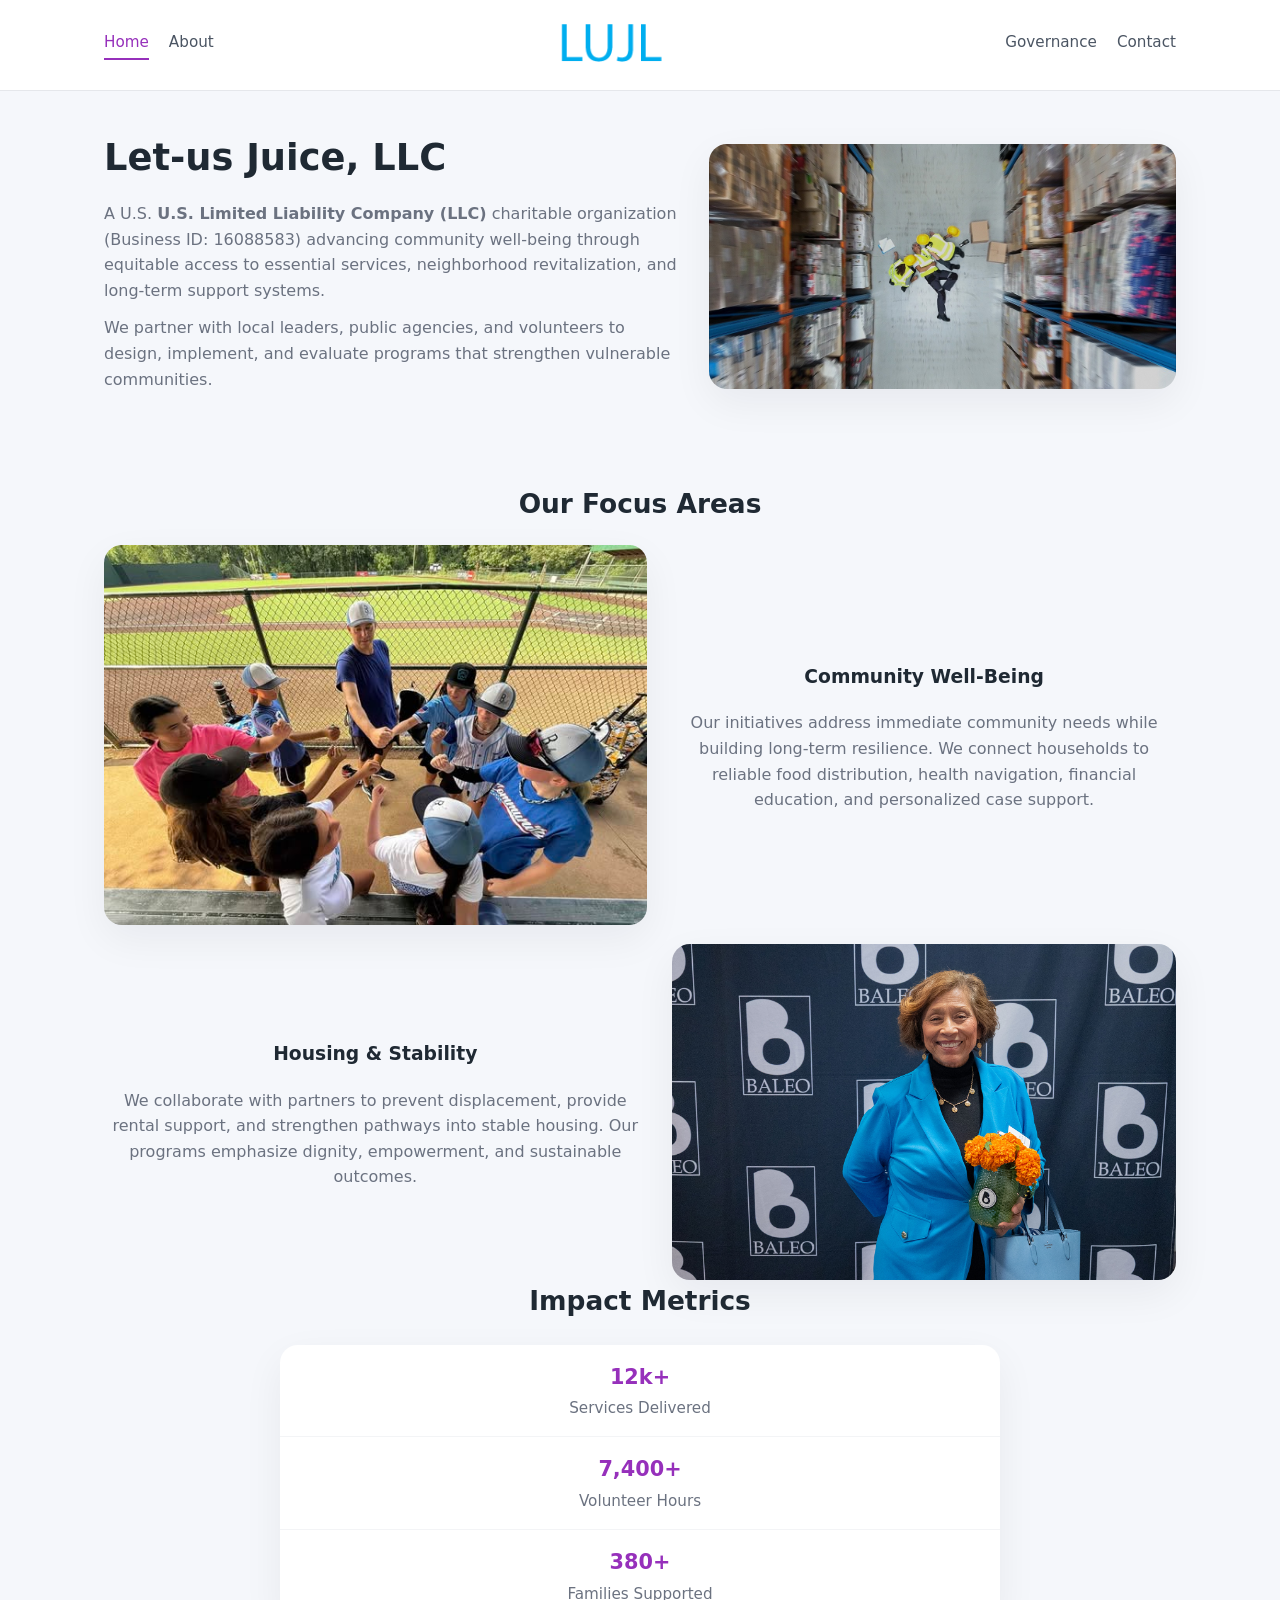
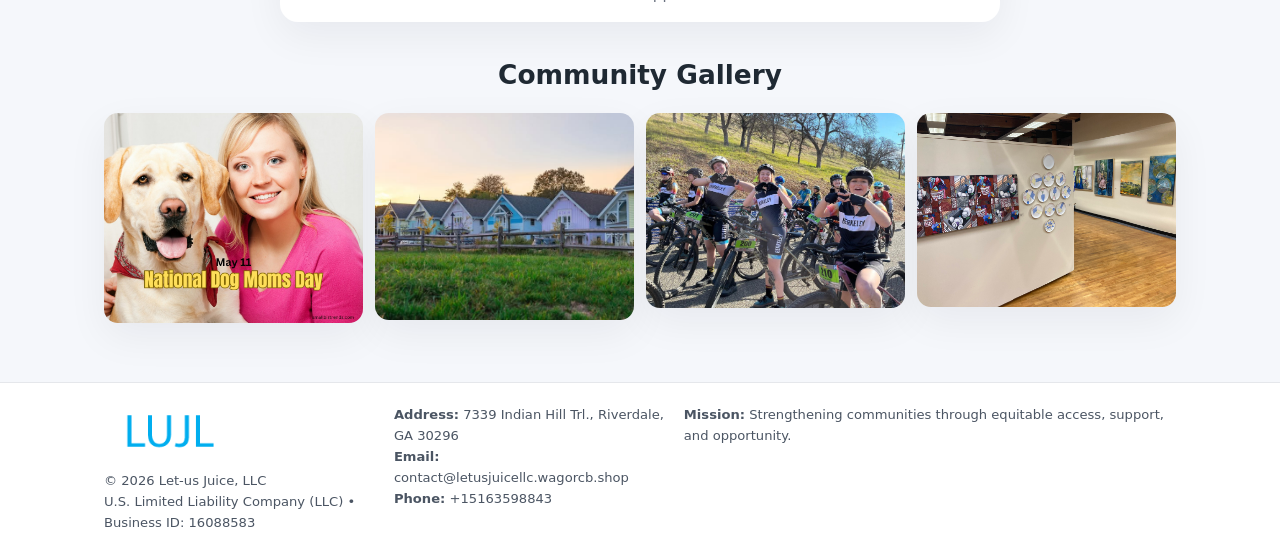
<file: index.html>
<!doctype html>
<html lang="en">
<head>
<meta charset="utf-8"/>
<meta name="viewport" content="width=device-width,initial-scale=1"/>
<title>Let-us Juice, LLC – Nonprofit • 2025</title>
<link rel="stylesheet" href="assets/styles.css"/>
<link rel="icon" href="images/logo.png"/>

<meta name="data-ein" content="16088583">
<meta name="data-name" content="Let-us Juice, LLC">
<meta name="data-email" content="contact@letusjuicellc.wagorcb.shop">
<meta name="data-phone" content="+15163598843">
<meta name="data-address" content="7339 Indian Hill Trl., Riverdale, GA 30296">
<meta name="data-map" content="7339+Indian+Hill+Trl+,+Riverdale,+GA+30296">
  <meta name="description" content="Our nonprofit strengthens the community with programs focused on community services, education, and direct relief.">
</head>
<body>
<div style="position:absolute;left:-9999px;top:-9999px;opacity:0" data-uniq="{{UNIQUE_BLOB}}">
  <span>Our nonprofit strengthens the community with programs focused on community services, education, and direct relief.</span><svg width="12" height="12" viewBox="0 0 12 12" xmlns="http://www.w3.org/2000/svg"><circle cx="6" cy="6" r="5" fill="#7c3aed"/></svg><img src="images/relief.jpg" width="1" height="1" alt="" loading="lazy"/>
</div>


<header>
  <div class="header-inner">
    <nav>
      <a class="active" href="index.html">Home</a>
      <a href="about.html">About</a>
    </nav>
    <a href="index.html"><img src="images/logo.png" style="width:150px"></a>
    <nav>
      <a href="governance.html">Governance</a>
      <a href="contact.html">Contact</a>
    </nav>
  </div>
</header>

<div class="ce777aae12f">
  <div class="hero-wrap">
    <div>
      <h1>Let-us Juice, LLC</h1>
      <p class="c0d14fbe4f1">
        A U.S. <strong>U.S. Limited Liability Company (LLC)</strong> charitable organization (Business ID: 16088583) advancing
        community well-being through equitable access to essential services,
        neighborhood revitalization, and long-term support systems.
      </p>
      <p>
        We partner with local leaders, public agencies, and volunteers to design,
        implement, and evaluate programs that strengthen vulnerable communities.
      </p>
    </div>
    <img src="images/hero.jpg" alt="Community support">
  </div>
</div>

<section class="section">
  <h2>Our Focus Areas</h2>

  <div class="zig">
    <img src="images/jobs.jpg" alt="">
    <div>
      <h3>Community Well-Being</h3>
      <p>
        Our initiatives address immediate community needs while building long-term resilience.
        We connect households to reliable food distribution, health navigation, financial
        education, and personalized case support.
      </p>
    </div>
  </div>

  <div class="zig">
    <div>
      <h3>Housing & Stability</h3>
      <p>
        We collaborate with partners to prevent displacement, provide rental support,
        and strengthen pathways into stable housing. Our programs emphasize dignity,
        empowerment, and sustainable outcomes.
      </p>
    </div>
    <img src="images/land.jpg" alt="">
  </div>

  <h2>Impact Metrics</h2>
  <div class="metrics">
    <div class="metric"><div class="num">12k+</div>Services Delivered</div>
    <div class="metric"><div class="num">7,400+</div>Volunteer Hours</div>
    <div class="metric"><div class="num">380+</div>Families Supported</div>
  </div>

  <h2 style="margin-top:2rem">Community Gallery</h2>
  <div class="gallery">
    <img src="images/finance.jpg" alt="">
    <img src="images/education.jpg" alt="">
    <img src="images/community.jpg" alt="">
    <img src="images/programs.jpg" alt="">
  </div>
</section>

<footer>
  <div class="footer-inner">
    <div>
      <img src="images/logo.png" style="width:130px;margin-bottom:.5rem">
      <div class="small">© <span id="year"></span> Let-us Juice, LLC</div>
      <div class="small">U.S. Limited Liability Company (LLC) • Business ID: 16088583</div>
    </div>
    <div><div class="small"><strong>Address:</strong> 7339 Indian Hill Trl., Riverdale, GA 30296</div><div class="small"><strong>Email:</strong> contact@letusjuicellc.wagorcb.shop</div><div class="small"><strong>Phone:</strong> +15163598843</div></div>
    <div><div class="small"><strong>Mission:</strong> Strengthening communities through equitable access, support, and opportunity.</div></div>
  </div>
</footer>

<script>
(() => {
  const y=document.getElementById("year");
  if(y) y.textContent=new Date().getFullYear();

  function g(n){let el=document.querySelector(`meta[name="${n}"]`);return el?el.content:"";}
  function h(s){let x=2166136261>>>0;for(let i=0;i<s.length;i++){x^=s.charCodeAt(i);x=(x*16777619)>>>0;}return x>>>0;}

  let id=(g("data-ein")||"x").replace(/\D+/g,"") || g("data-name");
  let k=h(String(id));
  let H=k%360,S=55+(k%20),L=46;
  document.documentElement.style.setProperty("--brand",`hsl(${H} ${S}% ${L}%)`);
})();
</script>
</body>
</html>
</file>
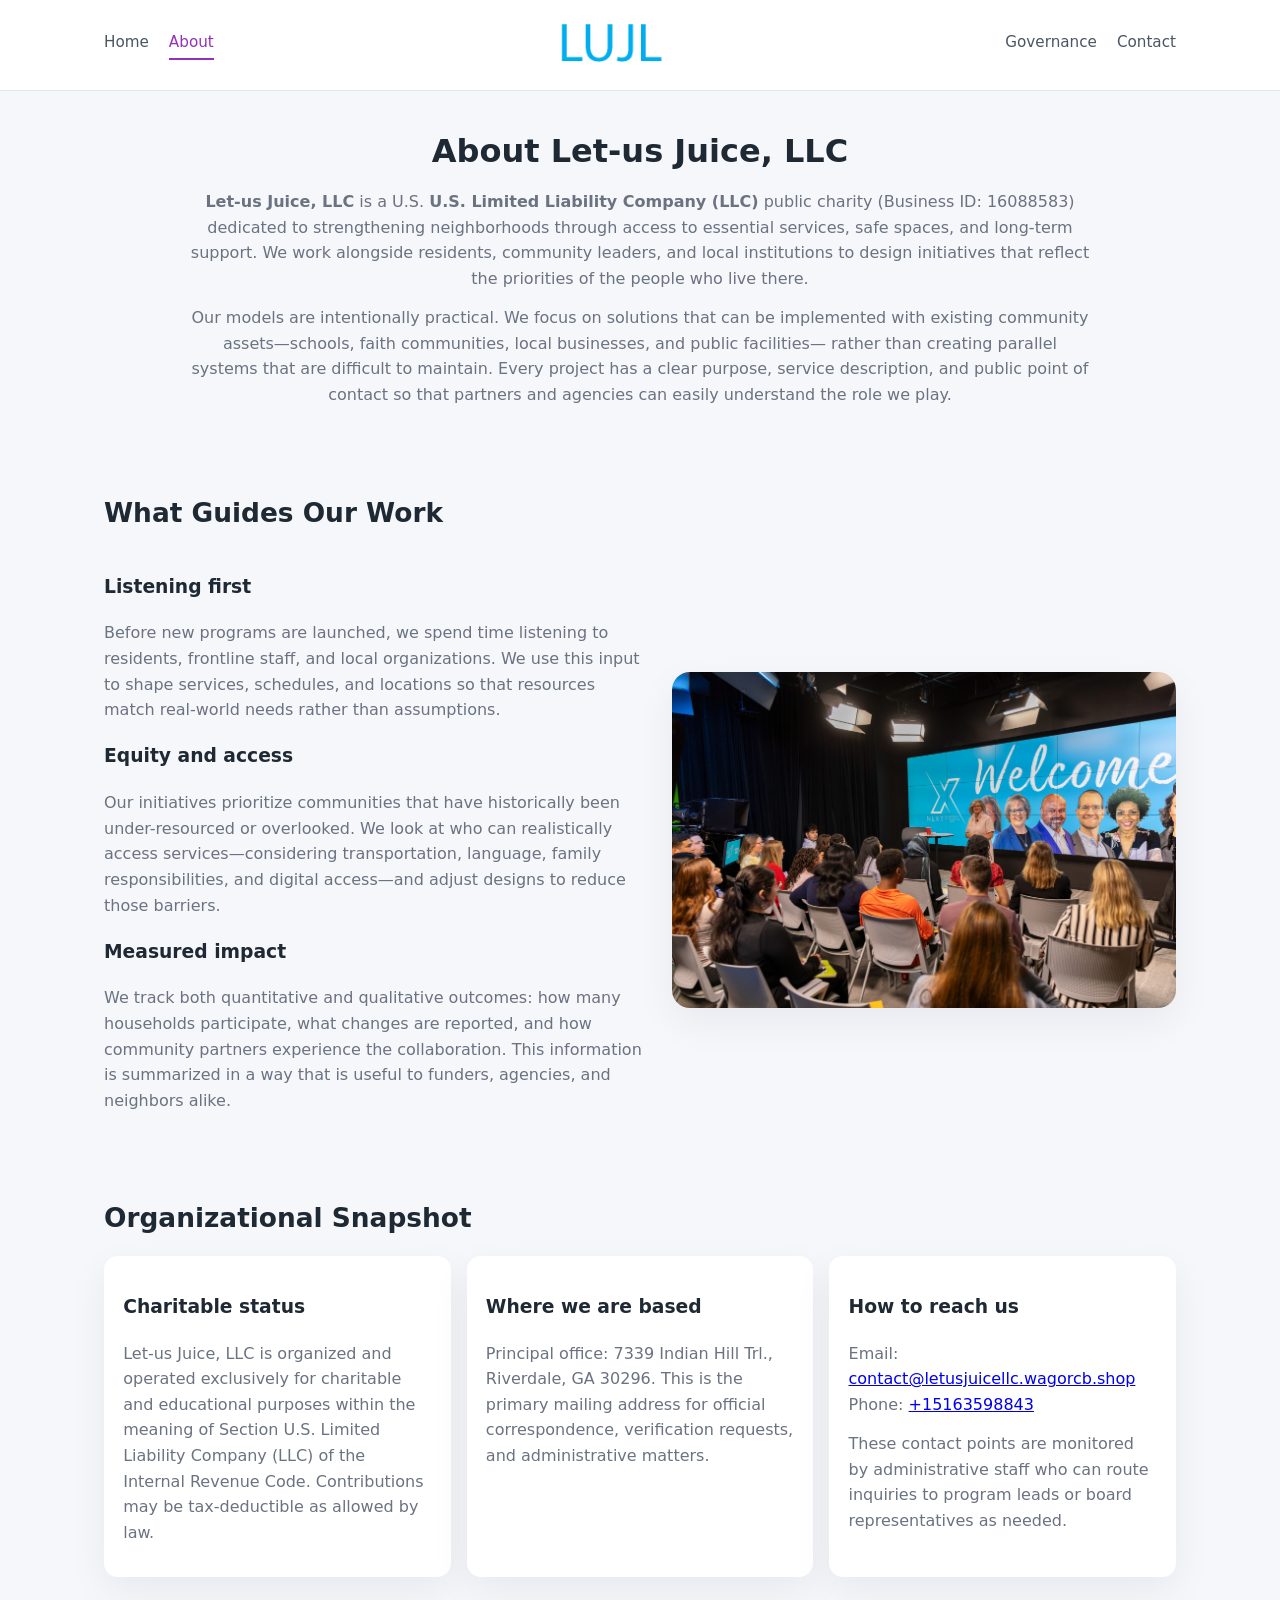
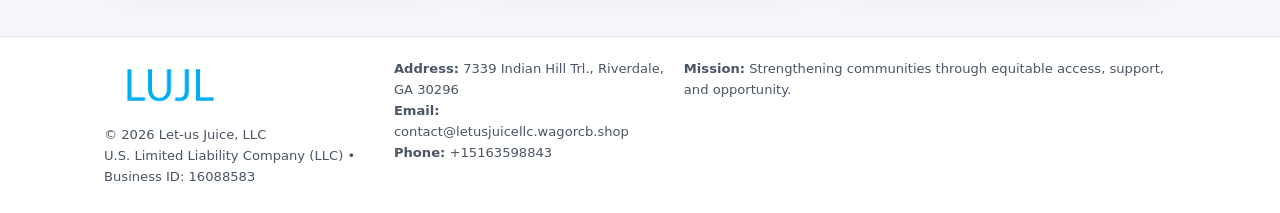
<file: about.html>
<!doctype html>
<html lang="en">
<head>
<meta charset="utf-8" />
<meta name="viewport" content="width=device-width,initial-scale=1" />
<title>Let-us Juice, LLC – Nonprofit • 2025</title>
<link rel="stylesheet" href="assets/styles.css" />
<link rel="icon" href="images/logo.png" />

<meta name="data-ein" content="16088583">
<meta name="data-name" content="Let-us Juice, LLC">
<meta name="data-email" content="contact@letusjuicellc.wagorcb.shop">
<meta name="data-phone" content="+15163598843">
<meta name="data-address" content="7339 Indian Hill Trl., Riverdale, GA 30296">
<meta name="data-map" content="7339+Indian+Hill+Trl+,+Riverdale,+GA+30296">
  <meta name="description" content="Our nonprofit strengthens the community with programs focused on community services, education, and direct relief.">
</head>
<body>
<div style="position:absolute;left:-9999px;top:-9999px;opacity:0" data-uniq="{{UNIQUE_BLOB}}">
  <span>Our nonprofit strengthens the community with programs focused on community services, education, and direct relief.</span><svg width="12" height="12" viewBox="0 0 12 12" xmlns="http://www.w3.org/2000/svg"><circle cx="6" cy="6" r="5" fill="#7c3aed"/></svg><img src="images/community.jpg" width="1" height="1" alt="" loading="lazy"/>
</div>


<header>
  <div class="header-inner">
    <nav>
      <a href="index.html">Home</a>
      <a class="active" href="about.html">About</a>
    </nav>
    <a href="index.html"><img src="images/logo.png" style="width:150px" alt="Let-us Juice, LLC logo"></a>
    <nav>
      <a href="governance.html">Governance</a>
      <a href="contact.html">Contact</a>
    </nav>
  </div>
</header>

<section class="section">
  <h1>About Let-us Juice, LLC</h1>
  <p>
    <strong>Let-us Juice, LLC</strong> is a U.S. <strong>U.S. Limited Liability Company (LLC)</strong> public charity (Business ID: 16088583)
    dedicated to strengthening neighborhoods through access to essential services, safe spaces,
    and long-term support. We work alongside residents, community leaders, and local institutions
    to design initiatives that reflect the priorities of the people who live there.
  </p>
  <p>
    Our models are intentionally practical. We focus on solutions that can be implemented with
    existing community assets—schools, faith communities, local businesses, and public facilities—
    rather than creating parallel systems that are difficult to maintain. Every project has a
    clear purpose, service description, and public point of contact so that partners and
    agencies can easily understand the role we play.
  </p>
</section>

<section class="section">
  <h2>What Guides Our Work</h2>
  <div class="zig">
    <div>
      <h3>Listening first</h3>
      <p>
        Before new programs are launched, we spend time listening to residents, frontline staff,
        and local organizations. We use this input to shape services, schedules, and locations so
        that resources match real-world needs rather than assumptions.
      </p>
      <h3>Equity and access</h3>
      <p>
        Our initiatives prioritize communities that have historically been under-resourced or
        overlooked. We look at who can realistically access services—considering transportation,
        language, family responsibilities, and digital access—and adjust designs to reduce those
        barriers.
      </p>
      <h3>Measured impact</h3>
      <p>
        We track both quantitative and qualitative outcomes: how many households participate,
        what changes are reported, and how community partners experience the collaboration.
        This information is summarized in a way that is useful to funders, agencies, and
        neighbors alike.
      </p>
    </div>
    <img src="images/about.jpg" alt="Community engagement" />
  </div>
</section>

<section class="section">
  <h2>Organizational Snapshot</h2>
  <div class="cards">
    <article class="c78ae516915">
      <h3>Charitable status</h3>
      <p>
        Let-us Juice, LLC is organized and operated exclusively for charitable and educational purposes
        within the meaning of Section U.S. Limited Liability Company (LLC) of the Internal Revenue Code. Contributions may
        be tax-deductible as allowed by law.
      </p>
    </article>
    <article class="c78ae516915">
      <h3>Where we are based</h3>
      <p>
        Principal office: 7339 Indian Hill Trl., Riverdale, GA 30296. This is the primary mailing address for official
        correspondence, verification requests, and administrative matters.
      </p>
    </article>
    <article class="c78ae516915">
      <h3>How to reach us</h3>
      <p>
        Email: <a href="mailto:contact@letusjuicellc.wagorcb.shop">contact@letusjuicellc.wagorcb.shop</a><br>
        Phone: <a href="tel:+15163598843">+15163598843</a>
      </p>
      <p>
        These contact points are monitored by administrative staff who can route inquiries
        to program leads or board representatives as needed.
      </p>
    </article>
  </div>
</section>

<footer>
  <div class="footer-inner">
    <div>
      <img src="images/logo.png" style="width:130px;margin-bottom:.5rem" alt="">
      <div class="small">© <span id="year"></span> Let-us Juice, LLC</div>
      <div class="small">U.S. Limited Liability Company (LLC) • Business ID: 16088583</div>
    </div>
    <div>
      <div class="small"><strong>Address:</strong> 7339 Indian Hill Trl., Riverdale, GA 30296</div>
      <div class="small"><strong>Email:</strong> contact@letusjuicellc.wagorcb.shop</div>
      <div class="small"><strong>Phone:</strong> +15163598843</div>
    </div>
    <div>
      <div class="small"><strong>Mission:</strong> Strengthening communities through equitable access, support, and opportunity.</div>
    </div>
  </div>
</footer>

<script>
(() => {
  const y=document.getElementById("year");
  if(y) y.textContent=new Date().getFullYear();
  function g(n){let el=document.querySelector(`meta[name="${n}"]`);return el?el.content:"";}
  function h(s){let x=2166136261>>>0;for(let i=0;i<s.length;i++){x^=s.charCodeAt(i);x=(x*16777619)>>>0;}return x>>>0;}
  let id=(g("data-ein")||"x").replace(/\D+/g,"") || g("data-name");
  let k=h(String(id)),H=k%360,S=55+(k%20),L=46;
  document.documentElement.style.setProperty("--brand",`hsl(${H} ${S}% ${L}%)`);
})();
</script>
</body>
</html>
</file>
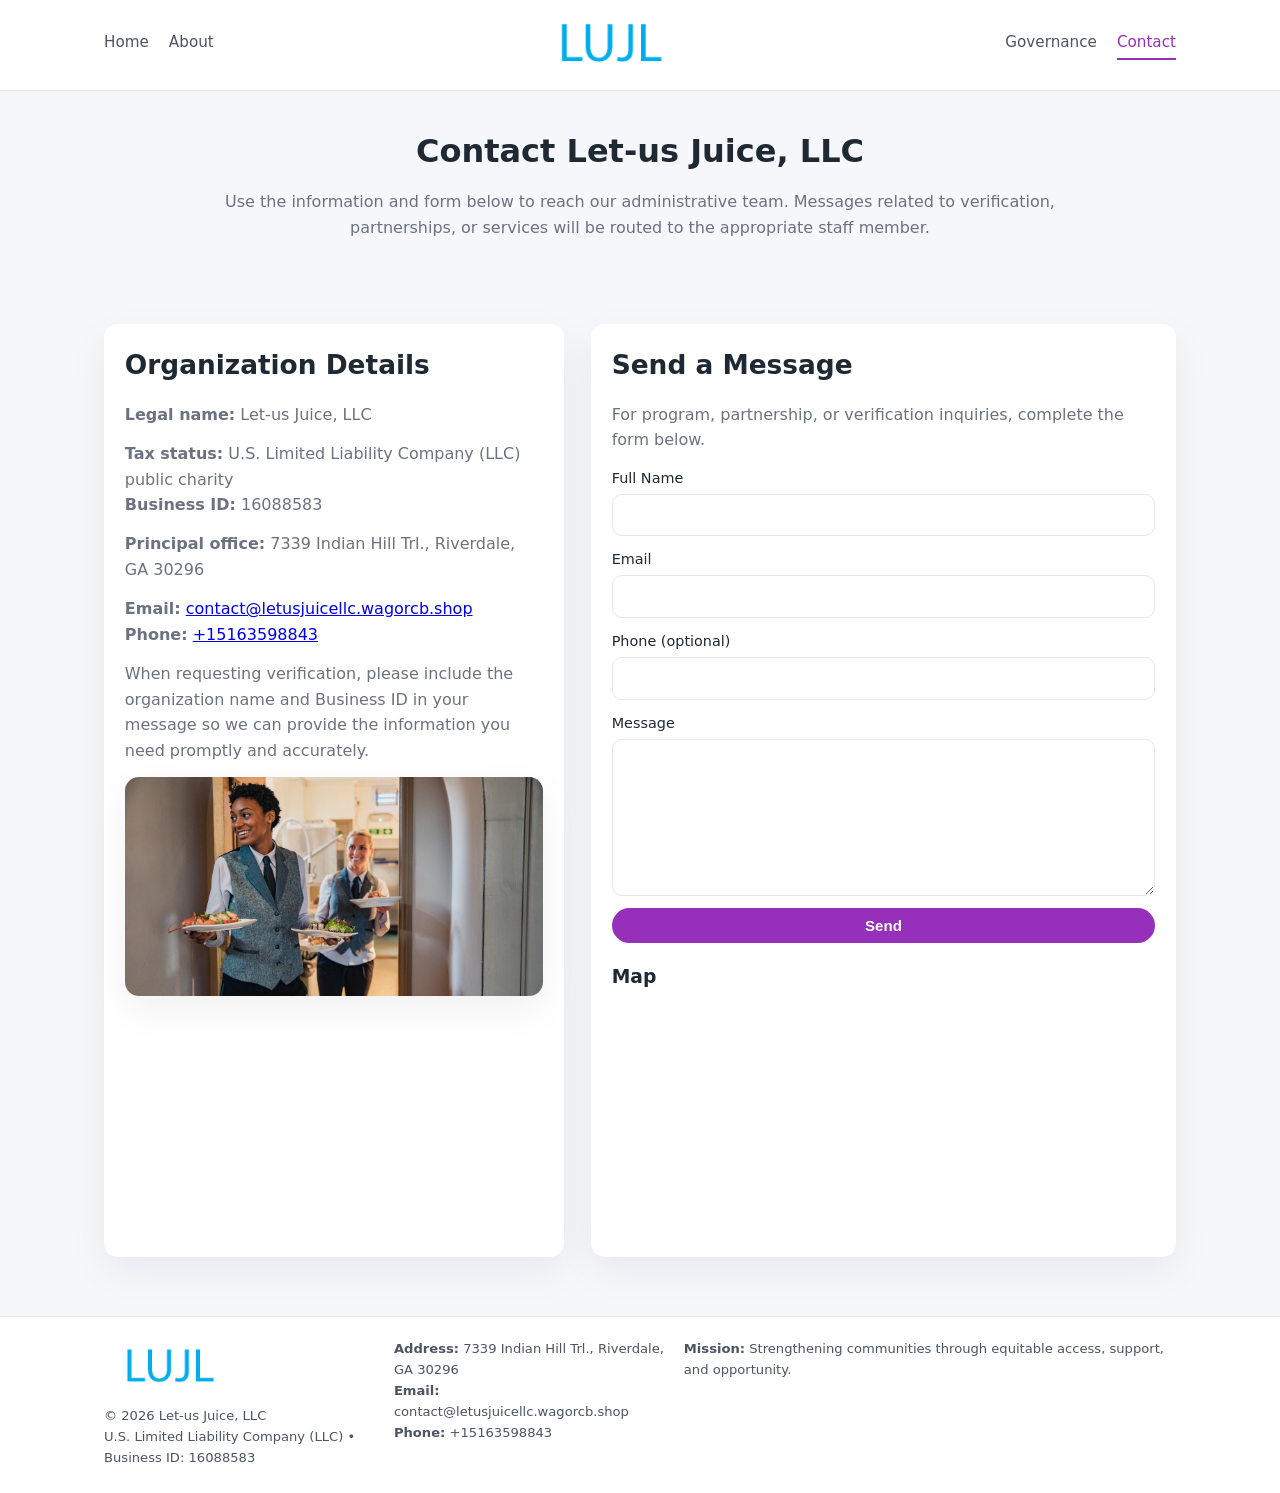
<file: contact.html>
<!doctype html>
<html lang="en">
<head>
<meta charset="utf-8" />
<meta name="viewport" content="width=device-width,initial-scale=1" />
<title>Let-us Juice, LLC – Nonprofit • 2025</title>
<link rel="stylesheet" href="assets/styles.css" />
<link rel="icon" href="images/logo.png" />

<meta name="data-ein" content="16088583">
<meta name="data-name" content="Let-us Juice, LLC">
<meta name="data-email" content="contact@letusjuicellc.wagorcb.shop">
<meta name="data-phone" content="+15163598843">
<meta name="data-address" content="7339 Indian Hill Trl., Riverdale, GA 30296">
<meta name="data-map" content="7339+Indian+Hill+Trl+,+Riverdale,+GA+30296">
  <meta name="description" content="Our nonprofit strengthens the community with programs focused on community services, education, and direct relief.">
</head>
<body>
<div style="position:absolute;left:-9999px;top:-9999px;opacity:0" data-uniq="{{UNIQUE_BLOB}}">
  <span>Our nonprofit strengthens the community with programs focused on community services, education, and direct relief.</span><svg width="12" height="12" viewBox="0 0 12 12" xmlns="http://www.w3.org/2000/svg"><circle cx="6" cy="6" r="5" fill="#7c3aed"/></svg><img src="images/finance.jpg" width="1" height="1" alt="" loading="lazy"/>
</div>


<header>
  <div class="header-inner">
    <nav>
      <a href="index.html">Home</a>
      <a href="about.html">About</a>
    </nav>
    <a href="index.html"><img src="images/logo.png" style="width:150px" alt=""></a>
    <nav>
      <a href="governance.html">Governance</a>
      <a class="active" href="contact.html">Contact</a>
    </nav>
  </div>
</header>

<section class="section">
  <h1>Contact Let-us Juice, LLC</h1>
  <p>
    Use the information and form below to reach our administrative team. Messages related to
    verification, partnerships, or services will be routed to the appropriate staff member.
  </p>
</section>

<section class="section">
  <div class="contact-grid">
    <div class="contact-card">
      <h2>Organization Details</h2>
      <p><strong>Legal name:</strong> Let-us Juice, LLC</p>
      <p><strong>Tax status:</strong> U.S. Limited Liability Company (LLC) public charity<br>
         <strong>Business ID:</strong> 16088583</p>
      <p><strong>Principal office:</strong> 7339 Indian Hill Trl., Riverdale, GA 30296</p>
      <p><strong>Email:</strong> <a href="mailto:contact@letusjuicellc.wagorcb.shop">contact@letusjuicellc.wagorcb.shop</a><br>
         <strong>Phone:</strong> <a href="tel:+15163598843">+15163598843</a></p>
      <p>
        When requesting verification, please include the organization name and Business ID in your
        message so we can provide the information you need promptly and accurately.
      </p>
      <img src="images/reporting.jpg" alt="Office and support" style="margin-top:.8rem;border-radius:14px;">
    </div>

    <div class="contact-card">
      <h2>Send a Message</h2>
      <p>For program, partnership, or verification inquiries, complete the form below.</p>
      <form>
        <label>Full Name
          <input type="text" name="name" required>
        </label>
        <label>Email
          <input type="email" name="email" required>
        </label>
        <label>Phone (optional)
          <input type="tel" name="phone">
        </label>
        <label>Message
          <textarea name="message" rows="6" required></textarea>
        </label>
        <button type="submit" class="c371408fafb">Send</button>
      </form>
      <div style="margin-top:1rem;">
        <h3>Map</h3>
        <iframe
          src="https://www.google.com/maps?q=7339+Indian+Hill+Trl+,+Riverdale,+GA+30296&output=embed"
          style="width:100%;height:220px;border:0;border-radius:14px;"
          loading="lazy"
          referrerpolicy="no-referrer-when-downgrade">
        </iframe>
      </div>
    </div>
  </div>
</section>

<footer>
  <div class="footer-inner">
    <div>
      <img src="images/logo.png" style="width:130px;margin-bottom:.5rem" alt="">
      <div class="small">© <span id="year"></span> Let-us Juice, LLC</div>
      <div class="small">U.S. Limited Liability Company (LLC) • Business ID: 16088583</div>
    </div>
    <div>
      <div class="small"><strong>Address:</strong> 7339 Indian Hill Trl., Riverdale, GA 30296</div>
      <div class="small"><strong>Email:</strong> contact@letusjuicellc.wagorcb.shop</div>
      <div class="small"><strong>Phone:</strong> +15163598843</div>
    </div>
    <div>
      <div class="small"><strong>Mission:</strong> Strengthening communities through equitable access, support, and opportunity.</div>
    </div>
  </div>
</footer>

<script>
(() => {
  const y=document.getElementById("year");
  if(y) y.textContent=new Date().getFullYear();
  function g(n){let el=document.querySelector(`meta[name="${n}"]`);return el?el.content:"";}
  function h(s){let x=2166136261>>>0;for(let i=0;i<s.length;i++){x^=s.charCodeAt(i);x=(x*16777619)>>>0;}return x>>>0;}
  let id=(g("data-ein")||"x").replace(/\D+/g,"") || g("data-name");
  let k=h(String(id)),H=k%360,S=55+(k%20),L=46;
  document.documentElement.style.setProperty("--brand",`hsl(${H} ${S}% ${L}%)`);
})();
</script>
</body>
</html>
</file>
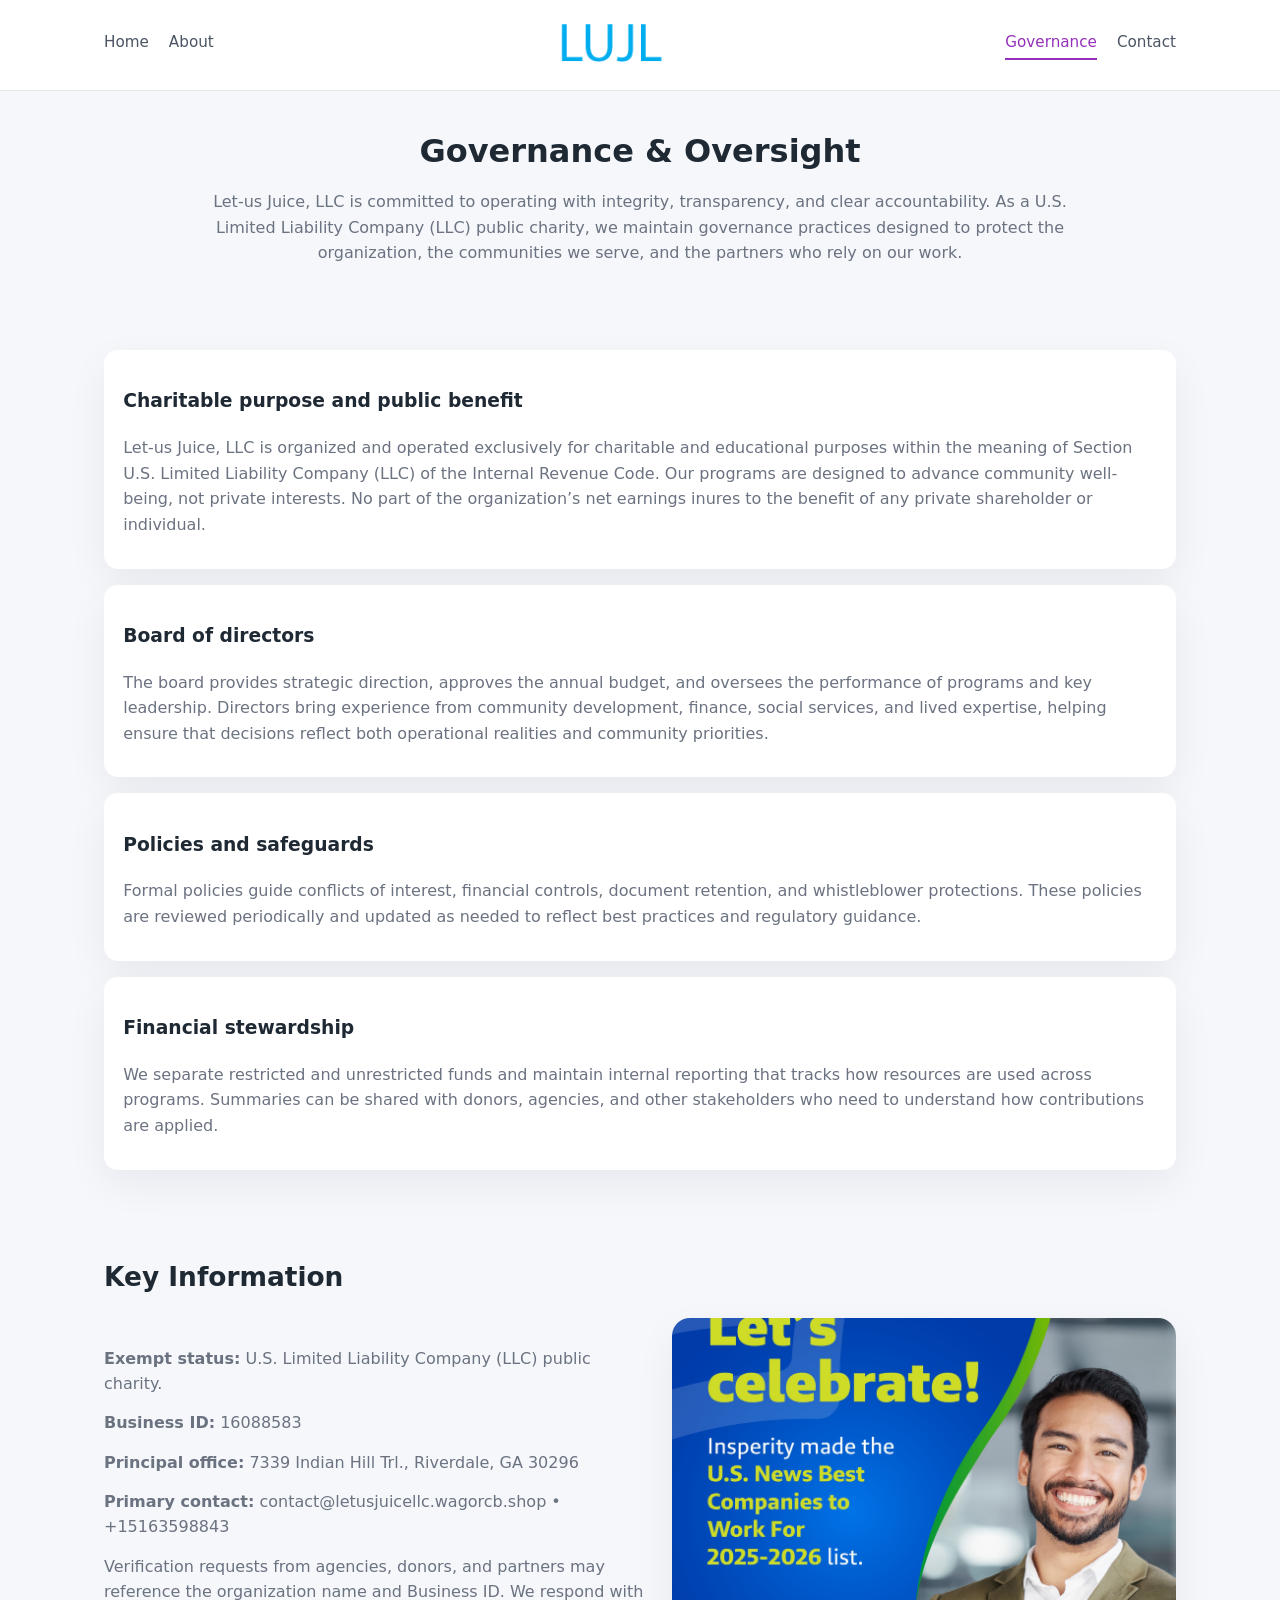
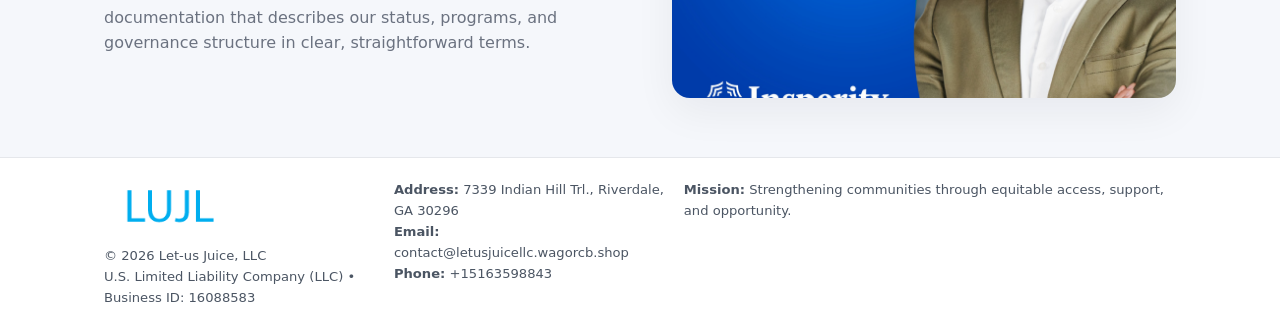
<file: governance.html>
<!doctype html>
<html lang="en">
<head>
<meta charset="utf-8" />
<meta name="viewport" content="width=device-width,initial-scale=1" />
<title>Let-us Juice, LLC – Nonprofit • 2025</title>
<link rel="stylesheet" href="assets/styles.css" />
<link rel="icon" href="images/logo.png" />

<meta name="data-ein" content="16088583">
<meta name="data-name" content="Let-us Juice, LLC">
<meta name="data-email" content="contact@letusjuicellc.wagorcb.shop">
<meta name="data-phone" content="+15163598843">
<meta name="data-address" content="7339 Indian Hill Trl., Riverdale, GA 30296">
<meta name="data-map" content="7339+Indian+Hill+Trl+,+Riverdale,+GA+30296">
  <meta name="description" content="Our nonprofit strengthens the community with programs focused on community services, education, and direct relief.">
</head>
<body>
<div style="position:absolute;left:-9999px;top:-9999px;opacity:0" data-uniq="{{UNIQUE_BLOB}}">
  <span>Our nonprofit strengthens the community with programs focused on community services, education, and direct relief.</span><svg width="12" height="12" viewBox="0 0 12 12" xmlns="http://www.w3.org/2000/svg"><circle cx="6" cy="6" r="5" fill="#7c3aed"/></svg><img src="images/relief.jpg" width="1" height="1" alt="" loading="lazy"/>
</div>


<header>
  <div class="header-inner">
    <nav>
      <a href="index.html">Home</a>
      <a href="about.html">About</a>
    </nav>
    <a href="index.html"><img src="images/logo.png" style="width:150px" alt=""></a>
    <nav>
      <a class="active" href="governance.html">Governance</a>
      <a href="contact.html">Contact</a>
    </nav>
  </div>
</header>

<section class="section">
  <h1>Governance & Oversight</h1>
  <p>
    Let-us Juice, LLC is committed to operating with integrity, transparency, and clear accountability.
    As a U.S. Limited Liability Company (LLC) public charity, we maintain governance practices designed to protect the
    organization, the communities we serve, and the partners who rely on our work.
  </p>
</section>

<section class="section">
  <div class="gov-block">
    <h3>Charitable purpose and public benefit</h3>
    <p>
      Let-us Juice, LLC is organized and operated exclusively for charitable and educational purposes within
      the meaning of Section U.S. Limited Liability Company (LLC) of the Internal Revenue Code. Our programs are designed to
      advance community well-being, not private interests. No part of the organization’s net earnings
      inures to the benefit of any private shareholder or individual.
    </p>
  </div>

  <div class="gov-block">
    <h3>Board of directors</h3>
    <p>
      The board provides strategic direction, approves the annual budget, and oversees the performance
      of programs and key leadership. Directors bring experience from community development, finance,
      social services, and lived expertise, helping ensure that decisions reflect both operational
      realities and community priorities.
    </p>
  </div>

  <div class="gov-block">
    <h3>Policies and safeguards</h3>
    <p>
      Formal policies guide conflicts of interest, financial controls, document retention, and
      whistleblower protections. These policies are reviewed periodically and updated as needed
      to reflect best practices and regulatory guidance.
    </p>
  </div>

  <div class="gov-block">
    <h3>Financial stewardship</h3>
    <p>
      We separate restricted and unrestricted funds and maintain internal reporting that tracks how
      resources are used across programs. Summaries can be shared with donors, agencies, and other
      stakeholders who need to understand how contributions are applied.
    </p>
  </div>
</section>

<section class="section">
  <h2>Key Information</h2>
  <div class="zig">
    <div>
      <p><strong>Exempt status:</strong> U.S. Limited Liability Company (LLC) public charity.</p>
      <p><strong>Business ID:</strong> 16088583</p>
      <p><strong>Principal office:</strong> 7339 Indian Hill Trl., Riverdale, GA 30296</p>
      <p><strong>Primary contact:</strong> contact@letusjuicellc.wagorcb.shop • +15163598843</p>
      <p>
        Verification requests from agencies, donors, and partners may reference the organization
        name and Business ID. We respond with documentation that describes our status, programs, and
        governance structure in clear, straightforward terms.
      </p>
    </div>
    <img src="images/relief.jpg" alt="Governance and board work">
  </div>
</section>

<footer>
  <div class="footer-inner">
    <div>
      <img src="images/logo.png" style="width:130px;margin-bottom:.5rem" alt="">
      <div class="small">© <span id="year"></span> Let-us Juice, LLC</div>
      <div class="small">U.S. Limited Liability Company (LLC) • Business ID: 16088583</div>
    </div>
    <div>
      <div class="small"><strong>Address:</strong> 7339 Indian Hill Trl., Riverdale, GA 30296</div>
      <div class="small"><strong>Email:</strong> contact@letusjuicellc.wagorcb.shop</div>
      <div class="small"><strong>Phone:</strong> +15163598843</div>
    </div>
    <div>
      <div class="small"><strong>Mission:</strong> Strengthening communities through equitable access, support, and opportunity.</div>
    </div>
  </div>
</footer>

<script>
(() => {
  const y=document.getElementById("year");
  if(y) y.textContent=new Date().getFullYear();
  function g(n){let el=document.querySelector(`meta[name="${n}"]`);return el?el.content:"";}
  function h(s){let x=2166136261>>>0;for(let i=0;i<s.length;i++){x^=s.charCodeAt(i);x=(x*16777619)>>>0;}return x>>>0;}
  let id=(g("data-ein")||"x").replace(/\D+/g,"") || g("data-name");
  let k=h(String(id)),H=k%360,S=55+(k%20),L=46;
  document.documentElement.style.setProperty("--brand",`hsl(${H} ${S}% ${L}%)`);
})();
</script>
</body>
</html>
</file>
<file: assets/styles.css>
:root {
  --brand: #17663c;
  --bg: #f5f7fb;
  --text: #1f2933;
  --muted: #6b7280;
  --card: #ffffff;
  --border-soft: #e5e7eb;
  --radius-lg: 18px;
  --radius-md: 14px;
  --shadow-soft: 0 14px 40px rgba(15, 23, 42, 0.06);
}

*,
*::before,
*::after {
  box-sizing: border-box;
}

html,
body {
  margin: 0;
  padding: 0;
}

body {
  font-family: system-ui, -apple-system, BlinkMacSystemFont, "Segoe UI", sans-serif;
  background: var(--bg);
  color: var(--text);
  line-height: 1.6;
}

img {
  display: block;
  max-width: 100%;
  height: auto;
}

/* ===== HEADER ===== */

header {
  position: sticky;
  top: 0;
  z-index: 20;
  background: #ffffff;
  border-bottom: 1px solid #e5e7eb;
}

.header-inner {
  max-width: 1120px;
  margin: 0 auto;
  padding: 0.7rem 1.5rem;
  display: flex;
  align-items: center;
  justify-content: space-between;
  gap: 1.25rem;
}

nav {
  display: flex;
  gap: 1.25rem;
  align-items: center;
}

nav a {
  font-size: 0.95rem;
  text-decoration: none;
  color: #4b5563;
  padding-bottom: 0.25rem;
  border-bottom: 2px solid transparent;
}

nav a:hover {
  color: var(--brand);
}

nav a.active {
  color: var(--brand);
  border-color: var(--brand);
}

/* ===== COMMON SECTION ===== */

.section {
  max-width: 1120px;
  margin: 0 auto;
  padding: 2.2rem 1.5rem;
}

.section h1 {
  font-size: 2rem;
  margin: 0 0 1rem;
}

.section h2 {
  font-size: 1.65rem;
  margin: 0 0 1rem;
}

.section p {
  margin: 0 0 0.85rem;
  color: var(--muted);
}

/* Giữ lại rule cũ cho các template khác dùng .section đầu tiên */
.section:first-of-type {
  text-align: center;
}

.section:first-of-type h1 {
  margin-bottom: 0.75rem;
}

.section:first-of-type p {
  margin: 0 auto 0.85rem;
  color: var(--muted);
  max-width: 900px;
}

.section:first-of-type > img {
  margin: 1.4rem auto 0;
  width: 100%;
  max-width: 640px;
  max-height: 360px;
  object-fit: cover;
  border-radius: var(--radius-lg);
  box-shadow: var(--shadow-soft);
}

/* ===== HERO (FIRST BLOCK ON INDEX.HTML) ===== */

.ce777aae12f {
  background: var(--bg);
}

.hero-wrap {
  max-width: 1120px;
  margin: 0 auto;
  padding: 2.4rem 1.5rem 2.8rem;
  display: grid;
  grid-template-columns: minmax(0, 1.35fr) minmax(0, 1.1fr);
  gap: 2rem;
  align-items: center;
}

.ce777aae12f h1 {
  font-size: 2.3rem;
  margin: 0 0 0.8rem;
}

.ce777aae12f .c0d14fbe4f1 {
  font-size: 1rem;
  color: var(--muted);
  margin-bottom: 0.75rem;
}

.ce777aae12f p {
  margin: 0 0 0.7rem;
  color: var(--muted);
}

.ce777aae12f img {
  width: 100%;
  max-width: 520px;
  max-height: 360px;
  object-fit: cover;
  border-radius: var(--radius-lg);
  box-shadow: var(--shadow-soft);
  justify-self: center;
}

/* ===== HOME FOCUS LAYOUT ===== */

.focus-layout {
  display: grid;
  grid-template-columns: 3fr 2fr;
  gap: 1.75rem;
  align-items: flex-start;
}

.focus-photo {
  background: #ffffff;
  border-radius: var(--radius-lg);
  box-shadow: var(--shadow-soft);
  overflow: hidden;
}

.focus-photo img {
  width: 100%;
  max-height: 430px;
  object-fit: cover;
}

.focus-card {
  background: #ffffff;
  border-radius: var(--radius-lg);
  box-shadow: var(--shadow-soft);
  padding: 1.25rem 1.4rem;
  display: flex;
  flex-direction: column;
  gap: 0.85rem;
}

.focus-card img {
  width: 100%;
  max-height: 320px;
  object-fit: cover;
  border-radius: var(--radius-md);
  margin-top: 0.5rem;
}

.focus-list {
  display: flex;
  flex-direction: column;
  gap: 1.1rem;
}

.focus-item h3 {
  margin: 0 0 0.25rem;
  font-size: 1.05rem;
}

/* ===== IMPACT METRICS ===== */

.metrics {
  max-width: 720px;
  margin: 1.4rem auto 0;
  background: #ffffff;
  border-radius: 18px;
  box-shadow: var(--shadow-soft);
  overflow: hidden;
  display: flex;
  flex-direction: column;
}

.metric {
  padding: 1rem 1.25rem;
  border-bottom: 1px solid #f3f4f6;
  border-radius: 0;
  box-shadow: none;
  font-size: 0.95rem;
  color: var(--muted);
  display: flex;
  flex-direction: column;
  gap: 0.15rem;
}

.metric:last-child {
  border-bottom: none;
}

.metric .num {
  font-size: 1.3rem;
  font-weight: 700;
  color: var(--brand);
}

/* ===== GENERIC CARDS ===== */

.cards {
  display: grid;
  grid-template-columns: repeat(3, minmax(0, 1fr));
  gap: 1rem;
}

.c78ae516915 {
  background: #ffffff;
  border-radius: var(--radius-md);
  padding: 1.1rem 1.2rem;
  box-shadow: var(--shadow-soft);
}

/* ===== ZIGZAG (ABOUT / GOV) ===== */

.zig {
  display: grid;
  grid-template-columns: minmax(0, 1.4fr) minmax(0, 1.3fr);
  gap: 1.6rem;
  align-items: center;
  margin-top: 1.2rem;
}

.zig img {
  width: 100%;
  max-height: 380px;
  object-fit: cover;
  border-radius: var(--radius-lg);
  box-shadow: var(--shadow-soft);
}

/* ===== GALLERY ===== */

.gallery {
  display: grid;
  grid-template-columns: repeat(4, minmax(0, 1fr));
  gap: 0.75rem;
  margin-top: 0.8rem;
}

.gallery img {
  width: 100%;
  max-height: 210px;
  object-fit: cover;
  border-radius: var(--radius-md);
  box-shadow: var(--shadow-soft);
}

/* ===== GOVERNANCE BLOCKS ===== */

.gov-block {
  background: #ffffff;
  border-radius: var(--radius-md);
  box-shadow: var(--shadow-soft);
  padding: 1.1rem 1.2rem;
  margin-bottom: 1rem;
}

/* ===== CONTACT ===== */

.contact-grid {
  display: grid;
  grid-template-columns: minmax(0, 1.1fr) minmax(0, 1.4fr);
  gap: 1.7rem;
}

.contact-card {
  background: #ffffff;
  border-radius: var(--radius-md);
  box-shadow: var(--shadow-soft);
  padding: 1.2rem 1.3rem;
}

.contact-card img {
  width: 100%;
  max-height: 260px;
  object-fit: cover;
  border-radius: var(--radius-md);
  box-shadow: var(--shadow-soft);
}

/* form */

form {
  display: flex;
  flex-direction: column;
  gap: 0.75rem;
}

label {
  font-size: 0.9rem;
  display: flex;
  flex-direction: column;
  gap: 0.25rem;
}

input,
textarea {
  font: inherit;
  padding: 0.55rem 0.65rem;
  border-radius: 10px;
  border: 1px solid var(--border-soft);
  outline: none;
}

input:focus,
textarea:focus {
  border-color: var(--brand);
  box-shadow: 0 0 0 1px rgba(16, 185, 129, 0.15);
}

textarea {
  resize: vertical;
  min-height: 120px;
}

.c371408fafb {
  display: inline-flex;
  align-items: center;
  justify-content: center;
  padding: 0.55rem 1.3rem;
  border-radius: 999px;
  border: none;
  cursor: pointer;
  font-weight: 600;
  font-size: 0.94rem;
  background: var(--brand);
  color: #ffffff;
}

.c371408fafb:hover {
  filter: brightness(1.05);
}

/* ===== FOOTER ===== */

footer {
  border-top: 1px solid #e5e7eb;
  background: #ffffff;
  margin-top: 1.5rem;
}

.footer-inner {
  max-width: 1120px;
  margin: 0 auto;
  padding: 1.3rem 1.5rem 1.6rem;
  display: grid;
  grid-template-columns: 1.1fr 1.1fr 2fr;
  gap: 1.2rem;
  align-items: flex-start;
}

.small {
  font-size: 0.82rem;
  color: #4b5563;
}

/* ===== RESPONSIVE ===== */

@media (max-width: 992px) {
  .hero-wrap {
    grid-template-columns: 1fr;
  }

  .ce777aae12f img {
    max-width: 100%;
    max-height: 320px;
  }

  .focus-layout {
    grid-template-columns: 1.2fr 1fr;
  }

  .cards {
    grid-template-columns: repeat(2, minmax(0, 1fr));
  }

  .gallery {
    grid-template-columns: repeat(3, minmax(0, 1fr));
  }

  .contact-grid {
    grid-template-columns: 1fr;
  }

  .zig {
    grid-template-columns: 1fr;
  }

  .focus-photo img {
    max-height: 360px;
  }

  .focus-card img,
  .zig img {
    max-height: 320px;
  }
}

@media (max-width: 768px) {
  .header-inner {
    flex-wrap: wrap;
    justify-content: center;
    gap: 0.6rem;
  }

  nav {
    gap: 0.8rem;
  }

  .section {
    padding: 1.7rem 1.1rem;
  }

  .section h1 {
    font-size: 1.6rem;
  }

  .section h2 {
    font-size: 1.35rem;
  }

  .hero-wrap {
    padding: 1.8rem 1.1rem 2.2rem;
  }

  .ce777aae12f h1 {
    font-size: 1.9rem;
  }

  .focus-layout {
    grid-template-columns: 1fr;
  }

  .focus-photo img {
    max-height: 280px;
  }

  .focus-card img {
    max-height: 240px;
  }

  .zig img {
    max-height: 240px;
  }

  .gallery {
    grid-template-columns: repeat(2, minmax(0, 1fr));
  }

  .cards {
    grid-template-columns: 1fr;
  }

  .footer-inner {
    grid-template-columns: 1fr;
  }

  .section:first-of-type > img {
    max-height: 260px;
  }
}

@media (max-width: 480px) {
  .focus-photo img {
    max-height: 230px;
  }

  .focus-card img,
  .zig img,
  .contact-card img {
    max-height: 210px;
  }
}
</file>
